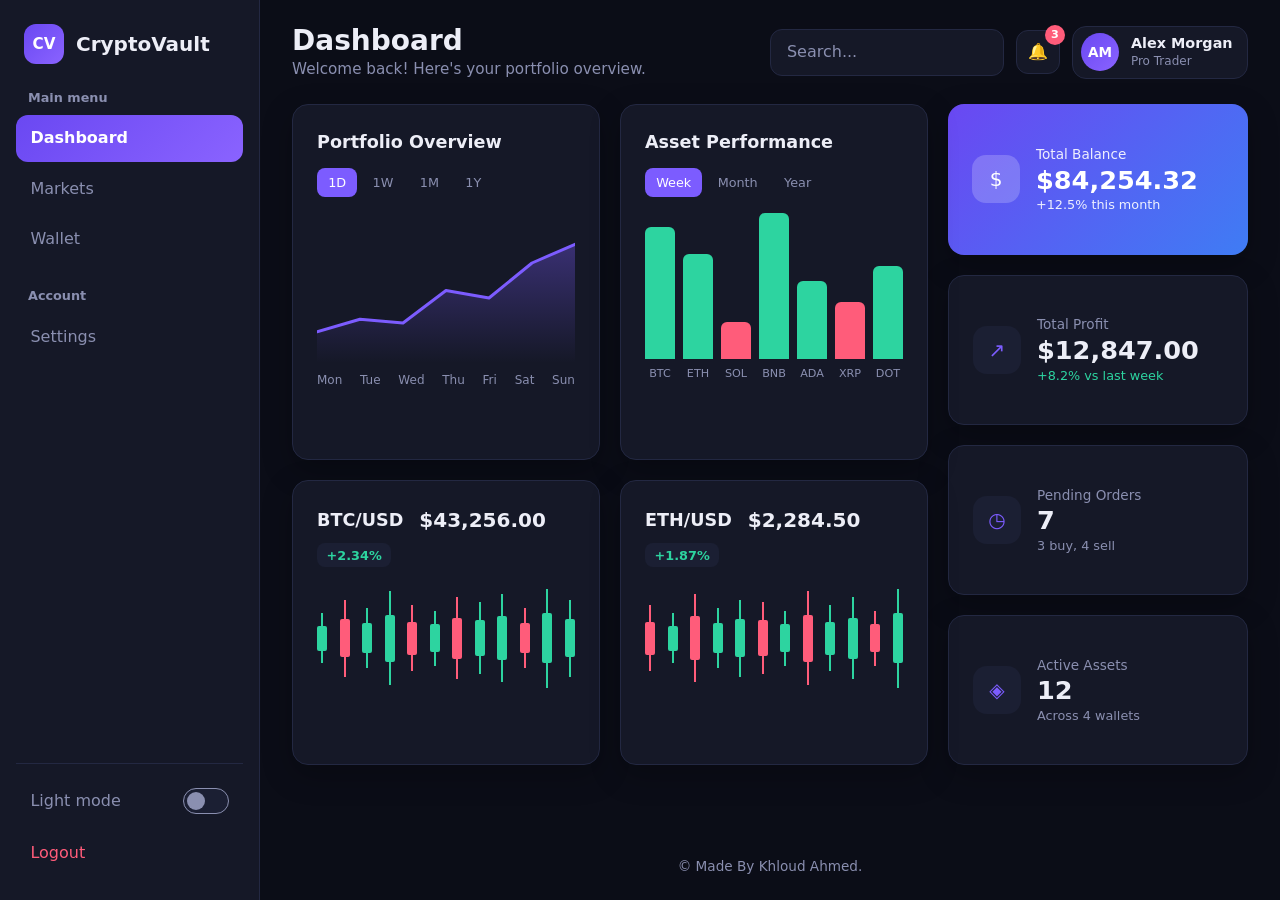
<file: index.html>
<!DOCTYPE html>
<html lang="en">

<head>
    <meta charset="UTF-8">
    <meta name="viewport" content="width=device-width, initial-scale=1">
    <title>Dashboard | CryptoVault</title>
    <link rel="stylesheet" href="style.css">
</head>

<body>
    <div class="app">

        <!-- leftsidebar -->
        <aside class="sidebar">
            <a class="brand" href="index.html" aria-label="CryptoVault home">
                <span class="brand-mark" aria-hidden="true">CV</span>
                CryptoVault
            </a>

            <nav class="nav-group" aria-label="Main menu">
                <p class="nav-label">Main menu</p>
                <a class="nav-link" href="index.html" aria-current="page">Dashboard</a>
                <a class="nav-link" href="#">Markets</a>
                <a class="nav-link" href="#">Wallet</a>
            </nav>

            <nav class="nav-group" aria-label="Account">
                <p class="nav-label">Account</p>
                <a class="nav-link" href="settings.html">Settings</a>
            </nav>

            <div class="sidebar-footer">
                <div class="theme-switch">
                    <label for="theme-toggle">Light mode</label>
                    <input class="switch" type="checkbox" id="theme-toggle" role="switch">
                </div>
                <a class="nav-link logout" href="signin.html">
                    Logout</a>
            </div>
        </aside>

        <div class="content">

            <!-- nav -->
            <header class="topbar">
                <div>
                    <h1>Dashboard</h1>
                    <p>Welcome back! Here's your portfolio overview.</p>
                </div>

                <div class="topbar-tools">
                    <form class="search" role="search" action="#">
                        <label class="sr-only" for="search">Search</label>
                        <input type="search" id="search" name="q" placeholder="Search...">
                    </form>
                    <button class="icon-btn" type="button" aria-label="Notifications, 3 unread">
                        <span aria-hidden="true">🔔</span>
                        <span class="badge" aria-hidden="true">3</span>
                    </button>
                    <a class="user" href="settings.html">
                        <span class="avatar" aria-hidden="true">AM</span>
                        <span>
                            <span class="user-name">Alex Morgan</span>
                            <span class="user-role">Pro Trader</span>
                        </span>
                    </a>
                </div>
            </header>

            <main class="dashboard">

                <!-- statistics -->
                <section class="stats" aria-label="Account statistics">
                    <article class="card stat stat-hero">
                        <span class="stat-icon" aria-hidden="true">$</span>
                        <div>
                            <p class="stat-label">Total Balance</p>
                            <p class="stat-value">$84,254.32</p>
                            <p class="stat-note">+12.5% this month</p>
                        </div>
                    </article>

                    <article class="card stat">
                        <span class="stat-icon" aria-hidden="true">↗</span>
                        <div>
                            <p class="stat-label">Total Profit</p>
                            <p class="stat-value">$12,847.00</p>
                            <p class="stat-note up">+8.2% vs last week</p>
                        </div>
                    </article>

                    <article class="card stat">
                        <span class="stat-icon" aria-hidden="true">◷</span>
                        <div>
                            <p class="stat-label">Pending Orders</p>
                            <p class="stat-value">7</p>
                            <p class="stat-note">3 buy, 4 sell</p>
                        </div>
                    </article>

                    <article class="card stat">
                        <span class="stat-icon" aria-hidden="true">◈</span>
                        <div>
                            <p class="stat-label">Active Assets</p>
                            <p class="stat-value">12</p>
                            <p class="stat-note">Across 4 wallets</p>
                        </div>
                    </article>
                </section>

                <!-- portfolio overview -->
                <section class="card card-portfolio">
                    <div class="card-head">
                        <h2>Portfolio Overview</h2>
                        <div class="range" role="group" aria-label="Time range">
                            <button type="button" aria-pressed="true">1D</button>
                            <button type="button" aria-pressed="false">1W</button>
                            <button type="button" aria-pressed="false">1M</button>
                            <button type="button" aria-pressed="false">1Y</button>
                        </div>
                    </div>
                    <svg class="line-chart" viewBox="0 0 300 120" preserveAspectRatio="none" role="img"
                        aria-label="Portfolio value rising from Monday to Sunday">
                        <defs>
                            <linearGradient id="area" x1="0" y1="0" x2="0" y2="1">
                                <stop offset="0" stop-color="currentColor" stop-opacity="0.35" />
                                <stop offset="1" stop-color="currentColor" stop-opacity="0" />
                            </linearGradient>
                        </defs>
                        <polygon points="0,95 50,85 100,88 150,62 200,68 250,40 300,25 300,120 0,120"
                            fill="url(#area)" />
                        <polyline points="0,95 50,85 100,88 150,62 200,68 250,40 300,25" fill="none"
                            stroke="currentColor" stroke-width="3" stroke-linejoin="round" stroke-linecap="round"
                            vector-effect="non-scaling-stroke" />
                    </svg>
                    <p class="days" aria-hidden="true">
                        <span>Mon</span><span>Tue</span><span>Wed</span><span>Thu</span><span>Fri</span><span>Sat</span><span>Sun</span>
                    </p>
                </section>

                <!-- asset performance -->
                <section class="card card-performance">
                    <div class="card-head">
                        <h2>Asset Performance</h2>
                        <div class="range" role="group" aria-label="Time range">
                            <button type="button" aria-pressed="true">Week</button>
                            <button type="button" aria-pressed="false">Month</button>
                            <button type="button" aria-pressed="false">Year</button>
                        </div>
                    </div>
                    <ul class="bars">
                        <li><span class="bar" style="--h:78%"></span>BTC</li>
                        <li><span class="bar" style="--h:62%"></span>ETH</li>
                        <li><span class="bar neg" style="--h:22%"></span>SOL</li>
                        <li><span class="bar" style="--h:92%"></span>BNB</li>
                        <li><span class="bar" style="--h:46%"></span>ADA</li>
                        <li><span class="bar neg" style="--h:34%"></span>XRP</li>
                        <li><span class="bar" style="--h:55%"></span>DOT</li>
                    </ul>
                </section>

                <!-- BTC/USD -->
                <section class="card card-btc">
                    <div class="coin-head">
                        <h2>BTC/USD</h2>
                        <p class="price">$43,256.00</p>
                        <p class="change">+2.34%</p>
                    </div>
                    <ul class="candles" aria-label="BTC price movement, trending up">
                        <li class="candle up" style="--h:45%"></li>
                        <li class="candle down" style="--h:70%"></li>
                        <li class="candle up" style="--h:55%"></li>
                        <li class="candle up" style="--h:85%"></li>
                        <li class="candle down" style="--h:60%"></li>
                        <li class="candle up" style="--h:50%"></li>
                        <li class="candle down" style="--h:75%"></li>
                        <li class="candle up" style="--h:65%"></li>
                        <li class="candle up" style="--h:80%"></li>
                        <li class="candle down" style="--h:55%"></li>
                        <li class="candle up" style="--h:90%"></li>
                        <li class="candle up" style="--h:70%"></li>
                    </ul>
                </section>

                <!-- ETH/USD -->
                <section class="card card-eth">
                    <div class="coin-head">
                        <h2>ETH/USD</h2>
                        <p class="price">$2,284.50</p>
                        <p class="change">+1.87%</p>
                    </div>
                    <ul class="candles" aria-label="ETH price movement, trending up">
                        <li class="candle down" style="--h:60%"></li>
                        <li class="candle up" style="--h:45%"></li>
                        <li class="candle down" style="--h:80%"></li>
                        <li class="candle up" style="--h:55%"></li>
                        <li class="candle up" style="--h:70%"></li>
                        <li class="candle down" style="--h:65%"></li>
                        <li class="candle up" style="--h:50%"></li>
                        <li class="candle down" style="--h:85%"></li>
                        <li class="candle up" style="--h:60%"></li>
                        <li class="candle up" style="--h:75%"></li>
                        <li class="candle down" style="--h:50%"></li>
                        <li class="candle up" style="--h:90%"></li>
                    </ul>
                </section>

                
            </main>

            <footer class="page-footer">
                <p>&copy; Made By Khloud Ahmed.</p>
            </footer>
        </div>
    </div>
</body>

</html>
</file>
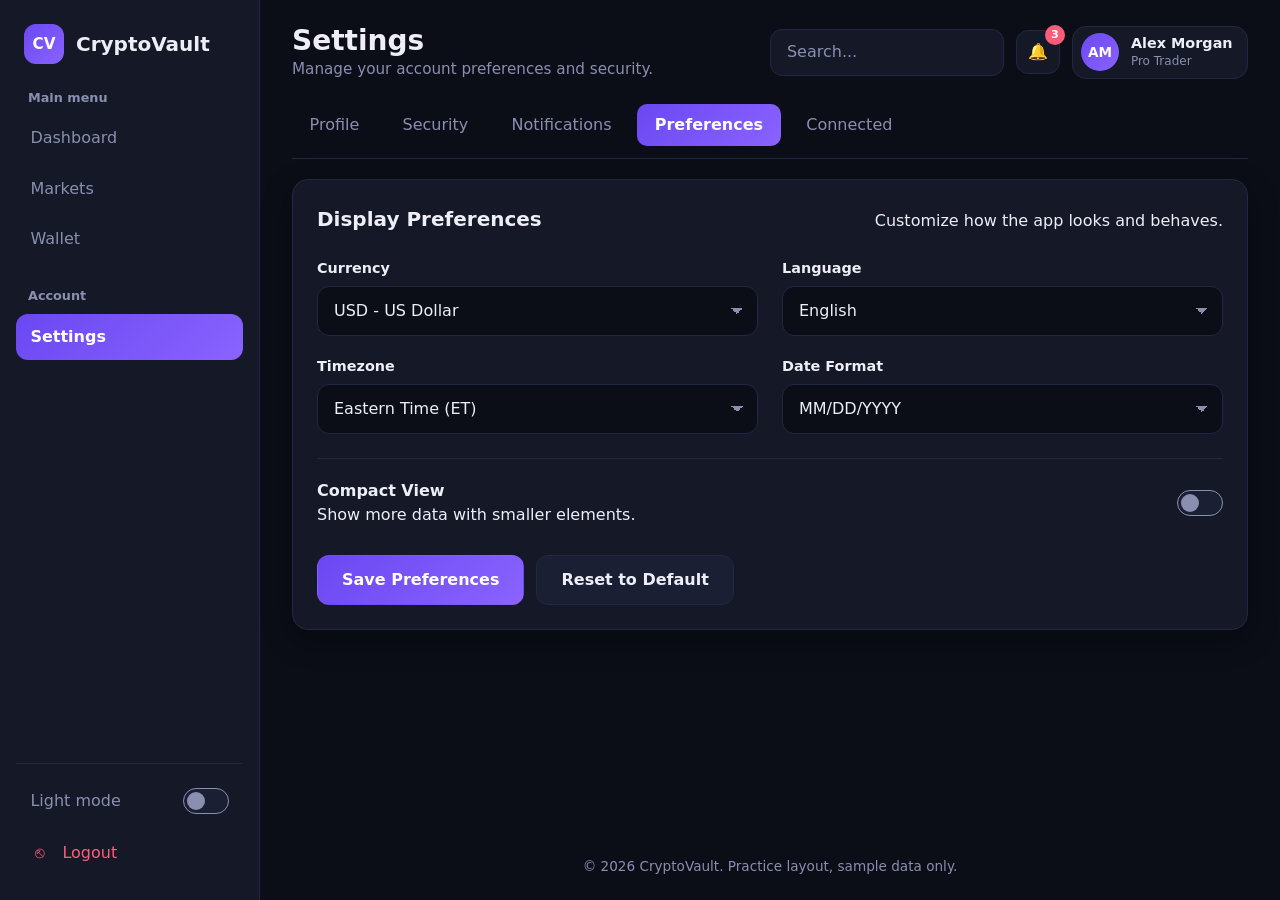
<file: settings.html>
<!DOCTYPE html>
<html lang="en">

<head>
    <meta charset="UTF-8">
    <meta name="viewport" content="width=device-width, initial-scale=1">
    <title>Settings | CryptoVault</title>
    <link rel="stylesheet" href="style.css">
</head>

<body>
    <div class="app">

        <!-- sidebar -->
        <aside class="sidebar">
            <a class="brand" href="index.html" aria-label="CryptoVault home">
                <span class="brand-mark" aria-hidden="true">CV</span>
                CryptoVault
            </a>

            <nav class="nav-group" aria-label="Main menu">
                <p class="nav-label">Main menu</p>
                <a class="nav-link" href="index.html">Dashboard</a>
                <a class="nav-link" href="#">Markets</a>
                <a class="nav-link" href="#">Wallet</a>
            </nav>

            <nav class="nav-group" aria-label="Account">
                <p class="nav-label">Account</p>
                <a class="nav-link" href="settings.html" aria-current="page">Settings</a>
            </nav>

            <div class="sidebar-footer">
                <div class="theme-switch">
                    <label for="theme-toggle">Light mode</label>
                    <input class="switch" type="checkbox" id="theme-toggle" role="switch">
                </div>
                <a class="nav-link logout" href="signin.html"><span class="nav-icon" aria-hidden="true">⎋</span>
                    Logout</a>
            </div>
        </aside>

        <div class="content">

            <!-- nav -->
            <header class="topbar">
                <div>
                    <h1>Settings</h1>
                    <p>Manage your account preferences and security.</p>
                </div>

                <div class="topbar-tools">
                    <form class="search" role="search" action="#">
                        <label class="sr-only" for="search">Search</label>
                        <input type="search" id="search" name="q" placeholder="Search...">
                    </form>
                    <button class="icon-btn" type="button" aria-label="Notifications, 3 unread">
                        <span aria-hidden="true">🔔</span>
                        <span class="badge" aria-hidden="true">3</span>
                    </button>
                    <a class="user" href="settings.html">
                        <span class="avatar" aria-hidden="true">AM</span>
                        <span>
                            <span class="user-name">Alex Morgan</span>
                            <span class="user-role">Pro Trader</span>
                        </span>
                    </a>
                </div>
            </header>

            <main>
                <!-- settings tabs -->
                <nav aria-label="Settings sections">
                    <ul class="tabs">
                        <li><a class="tab" href="#">Profile</a></li>
                        <li><a class="tab" href="#">Security</a></li>
                        <li><a class="tab" href="#">Notifications</a></li>
                        <li><a class="tab" href="settings.html" aria-current="page">Preferences</a></li>
                        <li><a class="tab" href="#">Connected</a></li>
                    </ul>
                </nav>

                <section class="card settings-card">
                    <div class="settings-head">
                        <h2>Display Preferences</h2>
                        <p class="muted">Customize how the app looks and behaves.</p>
                    </div>

                    <form action="#" method="get">
                        <div class="form-grid">
                            <div class="field">
                                <label for="currency">Currency</label>
                                <select id="currency" name="currency">
                                    <option value="usd" selected>USD - US Dollar</option>
                                    <option value="eur">EUR - Euro</option>
                                    <option value="gbp">GBP - British Pound</option>
                                    <option value="egp">EGP - Egyptian Pound</option>
                                </select>
                            </div>

                            <div class="field">
                                <label for="language">Language</label>
                                <select id="language" name="language">
                                    <option value="en" selected>English</option>
                                    <option value="ar">Arabic</option>
                                    <option value="fr">French</option>
                                    <option value="de">German</option>
                                </select>
                            </div>

                            <div class="field">
                                <label for="timezone">Timezone</label>
                                <select id="timezone" name="timezone">
                                    <option value="et" selected>Eastern Time (ET)</option>
                                    <option value="pt">Pacific Time (PT)</option>
                                    <option value="gmt">Greenwich Mean Time (GMT)</option>
                                    <option value="eet">Eastern European Time (EET)</option>
                                </select>
                            </div>

                            <div class="field">
                                <label for="date-format">Date Format</label>
                                <select id="date-format" name="date_format">
                                    <option value="mdy" selected>MM/DD/YYYY</option>
                                    <option value="dmy">DD/MM/YYYY</option>
                                    <option value="ymd">YYYY-MM-DD</option>
                                </select>
                            </div>
                        </div>

                        <div class="setting-row">
                            <div>
                                <label for="compact">Compact View</label>
                                <p class="muted" id="compact-desc">Show more data with smaller elements.</p>
                            </div>
                            <input class="switch" type="checkbox" id="compact" name="compact" role="switch"
                                aria-describedby="compact-desc">
                        </div>

                        <div class="actions">
                            <button class="btn" type="submit">Save Preferences</button>
                            <button class="btn btn-ghost" type="reset">Reset to Default</button>
                        </div>
                    </form>
                </section>
            </main>

            <footer class="page-footer">
                <p>&copy; 2026 CryptoVault. Practice layout, sample data only.</p>
            </footer>
        </div>
    </div>
</body>

</html>
</file>
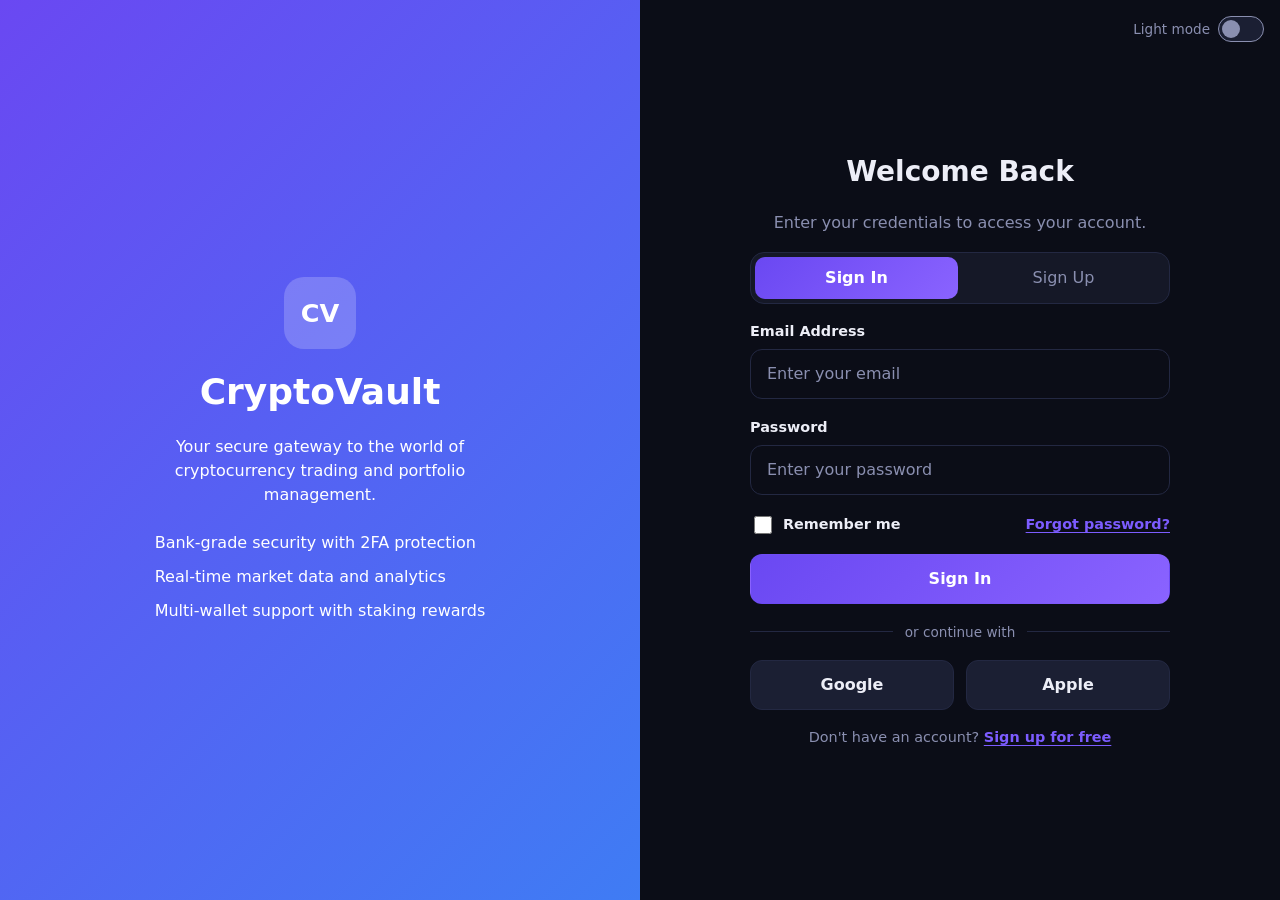
<file: signin.html>
<!DOCTYPE html>
<html lang="en">

<head>
    <meta charset="UTF-8">
    <meta name="viewport" content="width=device-width, initial-scale=1">
    <title>Sign In | CryptoVault</title>
    <link rel="stylesheet" href="style.css">
</head>

<body>
    <div class="auth">

        <header class="auth-brand">
            <span class="brand-mark" aria-hidden="true">CV</span>
            <h1>CryptoVault</h1>
            <p>Your secure gateway to the world of cryptocurrency trading and portfolio management.</p>
            <ul class="auth-points">
                <li>Bank-grade security with 2FA protection</li>
                <li>Real-time market data and analytics</li>
                <li>Multi-wallet support with staking rewards</li>
            </ul>
        </header>

        <main class="auth-main">
            <div class="theme-corner">
                <label for="theme-toggle">Light mode</label>
                <input class="switch" type="checkbox" id="theme-toggle" role="switch">
            </div>

            <form class="auth-form" action="index.html" method="get">
                <h2>Welcome Back</h2>
                <p>Enter your credentials to access your account.</p>

                <nav aria-label="Account forms">
                    <ul class="auth-tabs">
                        <li><a class="tab" href="signin.html" aria-current="page">Sign In</a></li>
                        <li><a class="tab" href="signup.html">Sign Up</a></li>
                    </ul>
                </nav>

                <div class="field">
                    <label for="email">Email Address</label>
                    <input type="email" id="email" name="email" placeholder="Enter your email" autocomplete="email"
                        required>
                </div>

                <div class="field">
                    <label for="password">Password</label>
                    <input type="password" id="password" name="password" placeholder="Enter your password" minlength="8"
                        autocomplete="current-password" required>
                </div>

                <div class="row-between">
                    <label class="check" for="remember">
                        <input type="checkbox" id="remember" name="remember">
                        Remember me
                    </label>
                    <a class="text-link" href="#">Forgot password?</a>
                </div>

                <button class="btn" type="submit">Sign In</button>

                <p class="divider">or continue with</p>

                <div class="social">
                    <button class="btn btn-ghost" type="button">Google</button>
                    <button class="btn btn-ghost" type="button">Apple</button>
                </div>

                <p class="auth-switch">Don't have an account? <a class="text-link" href="signup.html">Sign up for
                        free</a></p>
            </form>
        </main>
    </div>
</body>

</html>
</file>
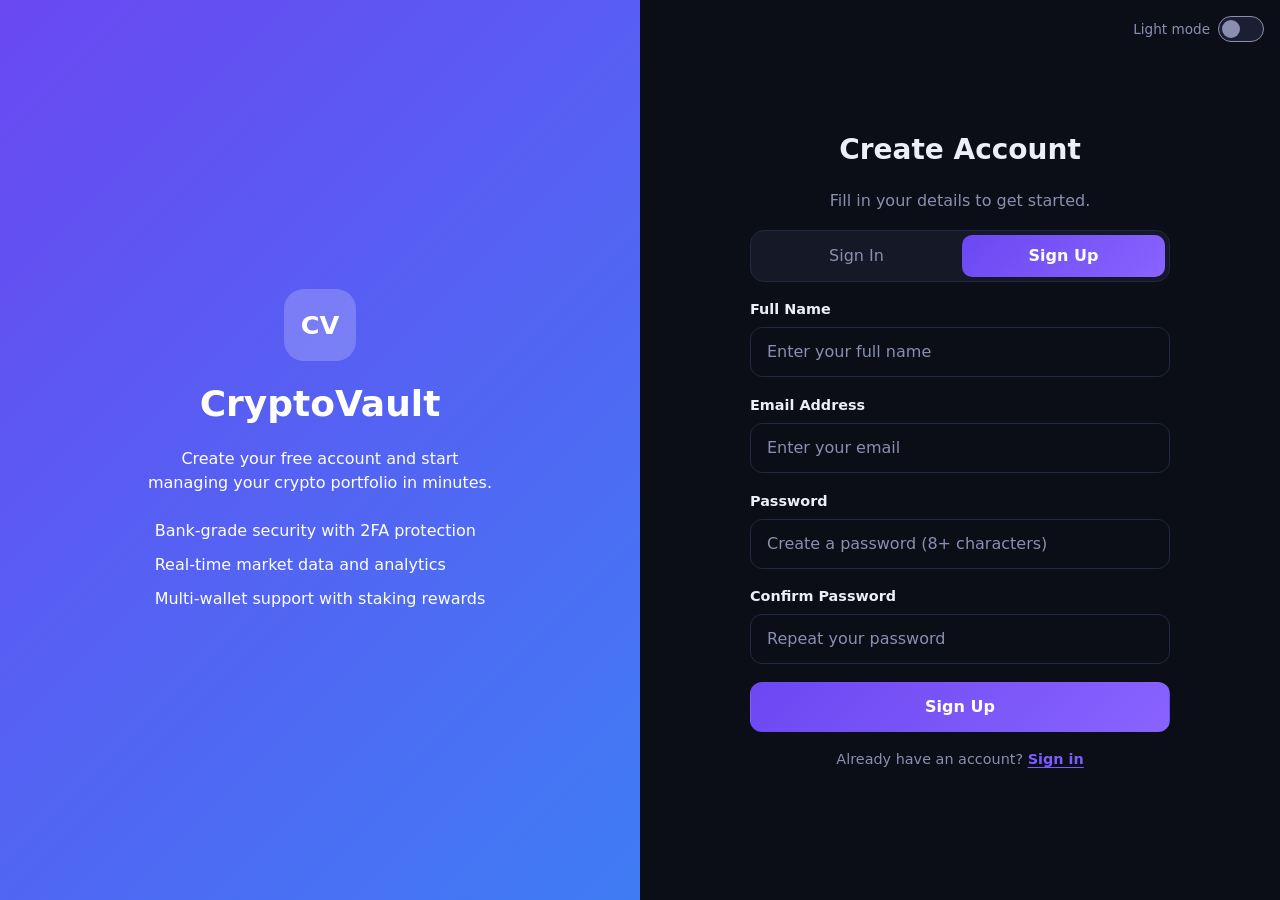
<file: signup.html>
<!DOCTYPE html>
<html lang="en">

<head>
    <meta charset="UTF-8">
    <meta name="viewport" content="width=device-width, initial-scale=1">
    <title>Sign Up | CryptoVault</title>
    <link rel="stylesheet" href="style.css">
</head>

<body>
    <div class="auth">

        <header class="auth-brand">
            <span class="brand-mark" aria-hidden="true">CV</span>
            <h1>CryptoVault</h1>
            <p>Create your free account and start managing your crypto portfolio in minutes.</p>
            <ul class="auth-points">
                <li>Bank-grade security with 2FA protection</li>
                <li>Real-time market data and analytics</li>
                <li>Multi-wallet support with staking rewards</li>
            </ul>
        </header>

        <main class="auth-main">
            <div class="theme-corner">
                <label for="theme-toggle">Light mode</label>
                <input class="switch" type="checkbox" id="theme-toggle" role="switch">
            </div>

            <form class="auth-form" action="index.html" method="get">
                <h2>Create Account</h2>
                <p>Fill in your details to get started.</p>

                <nav aria-label="Account forms">
                    <ul class="auth-tabs">
                        <li><a class="tab" href="signin.html">Sign In</a></li>
                        <li><a class="tab" href="signup.html" aria-current="page">Sign Up</a></li>
                    </ul>
                </nav>

                <div class="field">
                    <label for="full-name">Full Name</label>
                    <input type="text" id="full-name" name="full_name" placeholder="Enter your full name"
                        autocomplete="name" minlength="3" required>
                </div>

                <div class="field">
                    <label for="email">Email Address</label>
                    <input type="email" id="email" name="email" placeholder="Enter your email" autocomplete="email"
                        required>
                </div>

                <div class="field">
                    <label for="password">Password</label>
                    <input type="password" id="password" name="password" placeholder="Create a password (8+ characters)"
                        minlength="8" autocomplete="new-password" required>
                </div>

                <div class="field">
                    <label for="confirm-password">Confirm Password</label>
                    <input type="password" id="confirm-password" name="confirm_password"
                        placeholder="Repeat your password" minlength="8" autocomplete="new-password" required>
                </div>

                <button class="btn" type="submit">Sign Up</button>

                <p class="auth-switch">Already have an account? <a class="text-link" href="signin.html">Sign in</a></p>
            </form>
        </main>
    </div>
</body>

</html>
</file>
<file: style.css>
/* ---------- global ---------- */

/* dark theme is default */
:root {
    --bg: #0b0d17;
    --surface: #151827;
    --surface-2: #1b1f33;
    --border: #232842;
    --text: #edeef7;
    --muted: #8a8fb0;
    --accent: #7c5cff;
    --cyan: #4fd1ff;
    --positive: #2dd4a0;
    --negative: #ff5c7a;
    --warning: #ffb547;
    --focus: #4fd1ff;

    --grad-btn: linear-gradient(135deg, #6a48f2, #8a63ff);
    --grad-hero: linear-gradient(135deg, #6a48f2, #3f7cf4);

    --radius: 16px;
    --space: 1.5rem;
    --gap: 1.25rem;
    --sidebar-w: 260px;
    --shadow: 0 10px 30px rgba(0, 0, 0, 0.25);
}

/* light theme */
body:has(#theme-toggle:checked) {
    --bg: #f4f5fb;
    --surface: #ffffff;
    --surface-2: #eef0fa;
    --border: #e3e6f3;
    --text: #14172b;
    --muted: #6b7194;
    --accent: #6a48f2;
    --cyan: #0b8fc4;
    --positive: #12a97c;
    --negative: #e0405f;
    --warning: #d98a0b;
    --focus: #6a48f2;
    --shadow: 0 10px 30px rgba(40, 45, 90, 0.08);
}

/* compact view toggle on the settings page */
body:has(#compact:checked) {
    --space: 1rem;
    --gap: 0.75rem;
    --radius: 10px;
}

/* ---------- ---------- */

*,
*::before,
*::after {
    box-sizing: border-box;
}

body {
    margin: 0;
    min-height: 100vh;
    background: var(--bg);
    color: var(--text);
    font-family: "Segoe UI", system-ui, -apple-system, Roboto, Arial, sans-serif;
    line-height: 1.5;
    transition: background 0.2s, color 0.2s;
}

h1,
h2,
p,
ul {
    margin: 0;
}

ul {
    padding: 0;
    list-style: none;
}

a {
    color: inherit;
    text-decoration: none;
}

button,
input,
select {
    font: inherit;
    color: inherit;
}

button {
    cursor: pointer;
}


/* ---------- accessibility helpers ---------- */

/* visible keyboard focus on everything interactive */
a:focus-visible,
button:focus-visible,
input:focus-visible,
select:focus-visible {
    outline: 3px solid var(--focus);
    outline-offset: 2px;
}

.sr-only {
    position: absolute;
    width: 1px;
    height: 1px;
    margin: -1px;
    padding: 0;
    overflow: hidden;
    clip: rect(0 0 0 0);
    white-space: nowrap;
    border: 0;
}

@media (prefers-reduced-motion: reduce) {
    * {
        transition: none !important;
    }
}


/* ---------- app layout ---------- */

.app {
    display: grid;
    grid-template-columns: var(--sidebar-w) minmax(0, 1fr);
    min-height: 100vh;
}

.content {
    display: grid;
    grid-template-rows: auto 1fr auto;
    gap: var(--space);
    padding: var(--space) 2rem;
    min-width: 0;
}


/* ---------- sidebar ---------- */

.sidebar {
    position: sticky;
    top: 0;
    height: 100vh;
    display: flex;
    flex-direction: column;
    gap: 1.5rem;
    padding: 1.5rem 1rem;
    background: var(--surface);
    border-right: 1px solid var(--border);
    overflow-y: auto;
}

.brand {
    display: flex;
    align-items: center;
    gap: 0.75rem;
    padding: 0 0.5rem;
    font-size: 1.25rem;
    font-weight: 700;
}

.brand-mark {
    display: grid;
    place-items: center;
    width: 40px;
    height: 40px;
    border-radius: 12px;
    background: var(--grad-btn);
    color: #fff;
    font-size: 0.95rem;
    font-weight: 800;
}

.nav-group {
    display: grid;
    gap: 0.25rem;
}

.nav-label {
    padding: 0 0.75rem 0.25rem;
    color: var(--muted);
    font-size: 0.8rem;
    font-weight: 600;
}

.nav-link {
    display: flex;
    align-items: center;
    gap: 0.75rem;
    padding: 0.7rem 0.9rem;
    border-radius: 12px;
    color: var(--muted);
    font-weight: 500;
    transition: background 0.2s, color 0.2s;
}

.nav-link:hover {
    background: var(--surface-2);
    color: var(--text);
}

.nav-link[aria-current="page"] {
    background: var(--grad-btn);
    color: #fff;
    font-weight: 600;
}

.nav-icon {
    width: 1.25rem;
    text-align: center;
}

.sidebar-footer {
    display: grid;
    gap: 0.5rem;
    margin-top: auto;
    padding-top: 1rem;
    border-top: 1px solid var(--border);
}

.theme-switch {
    display: flex;
    justify-content: space-between;
    align-items: center;
    gap: 0.75rem;
    padding: 0.5rem 0.9rem;
    color: var(--muted);
}

.logout {
    color: var(--negative);
}

.logout:hover {
    background: var(--surface-2);
    color: var(--negative);
}


/* ---------- nav ---------- */

.topbar {
    display: grid;
    grid-template-columns: 1fr auto;
    align-items: center;
    gap: 1rem;
}

.topbar h1 {
    font-size: 1.75rem;
    line-height: 1.2;
}

.topbar p {
    color: var(--muted);
    font-size: 0.95rem;
}

.topbar-tools {
    display: flex;
    align-items: center;
    gap: 0.75rem;
}

.search {
    flex: 1 1 auto;
}

.search input {
    width: 100%;
    min-width: 0;
    padding: 0.65rem 1rem;
    border: 1px solid var(--border);
    border-radius: 12px;
    background: var(--surface);
}

.search input::placeholder {
    color: var(--muted);
}

.icon-btn {
    position: relative;
    display: grid;
    place-items: center;
    width: 44px;
    height: 44px;
    border: 1px solid var(--border);
    border-radius: 12px;
    background: var(--surface);
    transition: background 0.2s, border-color 0.2s;
}

.icon-btn:hover {
    background: var(--surface-2);
    border-color: var(--accent);
}

.badge {
    position: absolute;
    top: -6px;
    right: -6px;
    display: grid;
    place-items: center;
    width: 20px;
    height: 20px;
    border-radius: 50%;
    background: var(--negative);
    color: #fff;
    font-size: 0.7rem;
    font-weight: 700;
}

.user {
    display: flex;
    align-items: center;
    gap: 0.75rem;
    padding: 0.4rem 0.9rem 0.4rem 0.5rem;
    border: 1px solid var(--border);
    border-radius: 14px;
    background: var(--surface);
    white-space: nowrap;
}

.avatar {
    display: grid;
    place-items: center;
    width: 38px;
    height: 38px;
    border-radius: 50%;
    background: var(--grad-btn);
    color: #fff;
    font-size: 0.85rem;
    font-weight: 700;
}

.user-name {
    display: block;
    font-size: 0.9rem;
    font-weight: 600;
    line-height: 1.2;
}

.user-role {
    display: block;
    color: var(--muted);
    font-size: 0.75rem;
}

.page-footer {
    color: var(--muted);
    font-size: 0.85rem;
    text-align: center;
}


/* ---------- cards & dashboard grid ---------- */

.card {
    min-width: 0;
    padding: var(--space);
    border: 1px solid var(--border);
    border-radius: var(--radius);
    background: var(--surface);
    box-shadow: var(--shadow);
}

.card-head {
    display: flex;
    flex-wrap: wrap;
    justify-content: space-between;
    align-items: center;
    gap: 0.75rem;
    margin-bottom: 1rem;
}

.card-head h2 {
    font-size: 1.1rem;
}

/* Main dashboard structure: named grid areas */
.dashboard {
    display: grid;
    grid-template-columns: minmax(0, 1fr) minmax(0, 1fr) 300px;
    grid-template-areas:
        "portfolio performance stats"
        "btc       eth         stats"
        "allocation health     risk";
    gap: var(--gap);
}

.card-portfolio {
    grid-area: portfolio;
}

.card-performance {
    grid-area: performance;
}

.card-btc {
    grid-area: btc;
}

.card-eth {
    grid-area: eth;
}

.card-allocation {
    grid-area: allocation;
}

.card-health {
    grid-area: health;
}

.card-risk {
    grid-area: risk;
}

.stats {
    grid-area: stats;
    display: grid;
    grid-template-columns: minmax(0, 1fr);
    grid-auto-rows: 1fr;
    gap: var(--gap);
}

/* Statistic cards */
.stat {
    display: flex;
    align-items: center;
    gap: 1rem;
}

.stat-icon {
    display: grid;
    place-items: center;
    flex: none;
    width: 48px;
    height: 48px;
    border-radius: 14px;
    background: var(--surface-2);
    color: var(--accent);
    font-size: 1.25rem;
}

.stat-label {
    color: var(--muted);
    font-size: 0.85rem;
}

.stat-value {
    font-size: 1.6rem;
    font-weight: 700;
    line-height: 1.2;
}

.stat-note {
    color: var(--muted);
    font-size: 0.8rem;
}

.stat-note.up {
    color: var(--positive);
}

/* The Total Balance card is the one highlighted card */
.stat-hero {
    border: 0;
    background: var(--grad-hero);
    color: #fff;
}

.stat-hero .stat-icon {
    background: rgba(255, 255, 255, 0.2);
    color: #fff;
}

.stat-hero .stat-label,
.stat-hero .stat-note {
    color: rgba(255, 255, 255, 0.9);
}


/* ---------- 8. Dashboard widgets ---------- */

/* Range buttons (1D / 1W ...) */
.range {
    display: flex;
    gap: 0.25rem;
}

.range button {
    padding: 0.3rem 0.7rem;
    border: 0;
    border-radius: 8px;
    background: transparent;
    color: var(--muted);
    font-size: 0.8rem;
    transition: background 0.2s, color 0.2s;
}

.range button:hover {
    background: var(--surface-2);
    color: var(--text);
}

.range button[aria-pressed="true"] {
    background: var(--accent);
    color: #fff;
}

/* Area chart (inline SVG) */
.line-chart {
    display: block;
    width: 100%;
    height: 150px;
    color: var(--accent);
}

.days {
    display: flex;
    justify-content: space-between;
    margin-top: 0.5rem;
    color: var(--muted);
    font-size: 0.75rem;
}

/* Bar chart */
.bars {
    display: flex;
    align-items: flex-end;
    justify-content: space-between;
    gap: 0.5rem;
    height: 170px;
}

.bars li {
    display: flex;
    flex: 1;
    flex-direction: column;
    justify-content: flex-end;
    align-items: center;
    gap: 0.4rem;
    height: 100%;
    color: var(--muted);
    font-size: 0.7rem;
}

.bar {
    width: 100%;
    max-width: 34px;
    height: var(--h);
    border-radius: 6px 6px 0 0;
    background: var(--positive);
}

.bar.neg {
    background: var(--negative);
}

/* Coin cards */
.coin-head {
    display: flex;
    flex-wrap: wrap;
    align-items: center;
    gap: 0.5rem 1rem;
    margin-bottom: 1rem;
}

.coin-head h2 {
    font-size: 1.1rem;
}

.price {
    font-size: 1.25rem;
    font-weight: 700;
}

.change {
    padding: 0.15rem 0.6rem;
    border-radius: 8px;
    background: var(--surface-2);
    color: var(--positive);
    font-size: 0.8rem;
    font-weight: 600;
}

/* Candles: one list item = wick, ::after = body */
.candles {
    display: flex;
    align-items: center;
    justify-content: space-between;
    height: 110px;
}

.candle {
    position: relative;
    width: 10px;
    height: var(--h);
}

.candle::before {
    content: "";
    position: absolute;
    top: 0;
    bottom: 0;
    left: 50%;
    width: 2px;
    background: currentColor;
    transform: translateX(-50%);
}

.candle::after {
    content: "";
    position: absolute;
    top: 25%;
    bottom: 25%;
    left: 0;
    right: 0;
    border-radius: 2px;
    background: currentColor;
}

.candle.up {
    color: var(--positive);
}

.candle.down {
    color: var(--negative);
}


/* ---------- settings page ---------- */

.tabs {
    display: flex;
    flex-wrap: wrap;
    gap: 0.5rem;
    padding-bottom: 0.75rem;
    border-bottom: 1px solid var(--border);
}

.tab {
    display: block;
    padding: 0.55rem 1.1rem;
    border-radius: 10px;
    color: var(--muted);
    font-weight: 500;
    transition: background 0.2s, color 0.2s;
}

.tab:hover {
    background: var(--surface-2);
    color: var(--text);
}

.tab[aria-current="page"] {
    background: var(--grad-btn);
    color: #fff;
    font-weight: 600;
}

.settings-card {
    margin-top: var(--gap);
}

.settings-head {
    display: flex;
    flex-wrap: wrap;
    justify-content: space-between;
    align-items: baseline;
    gap: 0.5rem;
    margin-bottom: 1.5rem;
}

.settings-head h2 {
    font-size: 1.25rem;
}

.form-grid {
    display: grid;
    grid-template-columns: repeat(2, minmax(0, 1fr));
    gap: 1.25rem 1.5rem;
}

.field {
    display: grid;
    gap: 0.4rem;
}

.field label {
    font-size: 0.9rem;
    font-weight: 600;
}

select,
.auth-form input:not([type="checkbox"]) {
    width: 100%;
    padding: 0.75rem 1rem;
    border: 1px solid var(--border);
    border-radius: 12px;
    background-color: var(--bg);
}

select {
    appearance: none;
    padding-right: 2.5rem;
    background-image:
        linear-gradient(45deg, transparent 50%, var(--muted) 50%),
        linear-gradient(135deg, var(--muted) 50%, transparent 50%);
    background-position: calc(100% - 20px) 50%, calc(100% - 14px) 50%;
    background-size: 6px 6px;
    background-repeat: no-repeat;
    cursor: pointer;
}

select:hover,
.auth-form input:hover {
    border-color: var(--accent);
}

option {
    background: var(--surface);
    color: var(--text);
}

.setting-row {
    display: flex;
    justify-content: space-between;
    align-items: center;
    gap: 1rem;
    margin-top: 1.5rem;
    padding-top: 1.25rem;
    border-top: 1px solid var(--border);
}

.setting-row label {
    font-weight: 600;
}

/* Toggle switch built from a native checkbox */
.switch {
    appearance: none;
    flex: none;
    position: relative;
    width: 46px;
    height: 26px;
    margin: 0;
    border: 1px solid var(--muted);
    border-radius: 999px;
    background: var(--surface-2);
    cursor: pointer;
    transition: background 0.2s;
}

.switch::before {
    content: "";
    position: absolute;
    top: 3px;
    left: 3px;
    width: 18px;
    height: 18px;
    border-radius: 50%;
    background: var(--muted);
    transition: transform 0.2s, background 0.2s;
}

.switch:checked {
    border-color: transparent;
    background: var(--accent);
}

.switch:checked::before {
    background: #fff;
    transform: translateX(20px);
}

.switch:hover {
    border-color: var(--accent);
}

.actions {
    display: flex;
    flex-wrap: wrap;
    gap: 0.75rem;
    margin-top: 1.75rem;
}

.btn {
    display: inline-flex;
    justify-content: center;
    align-items: center;
    gap: 0.5rem;
    padding: 0.75rem 1.5rem;
    border: 1px solid transparent;
    border-radius: 12px;
    background: var(--grad-btn);
    color: #fff;
    font-weight: 600;
    transition: transform 0.15s, filter 0.2s, background 0.2s;
}

.btn:hover {
    filter: brightness(1.1);
    transform: translateY(-1px);
}

.btn-ghost {
    border-color: var(--border);
    background: var(--surface-2);
    color: var(--text);
}

.btn-ghost:hover {
    border-color: var(--accent);
    filter: none;
}


/* ---------- login/up pages ---------- */

.auth {
    display: grid;
    grid-template-columns: repeat(2, minmax(0, 1fr));
    min-height: 100vh;
}

.auth-brand {
    display: grid;
    place-content: center;
    justify-items: center;
    gap: 1rem;
    padding: 2rem;
    background: var(--grad-hero);
    color: #fff;
    text-align: center;
}

.auth-brand .brand-mark {
    width: 72px;
    height: 72px;
    border-radius: 20px;
    background: rgba(255, 255, 255, 0.2);
    font-size: 1.6rem;
}

.auth-brand h1 {
    font-size: 2.25rem;
}

.auth-brand p {
    max-width: 34ch;
}

.auth-points {
    display: grid;
    gap: 0.6rem;
    margin-top: 0.5rem;
    text-align: left;
}

.auth-main {
    display: grid;
    place-items: center;
    position: relative;
    padding: 2rem 1.25rem;
}

.theme-corner {
    position: absolute;
    top: 1rem;
    right: 1rem;
    display: flex;
    align-items: center;
    gap: 0.5rem;
    color: var(--muted);
    font-size: 0.85rem;
}

.auth-form {
    display: grid;
    gap: 1.1rem;
    width: 100%;
    max-width: 420px;
}

.auth-form h2 {
    font-size: 1.75rem;
    text-align: center;
}

.auth-form>p {
    color: var(--muted);
    text-align: center;
}

.auth-tabs {
    display: grid;
    grid-template-columns: 1fr 1fr;
    gap: 0.25rem;
    padding: 0.25rem;
    border: 1px solid var(--border);
    border-radius: 14px;
    background: var(--surface);
}

.auth-tabs .tab {
    text-align: center;
}

.auth-form .field {
    gap: 0.4rem;
}

.auth-form label {
    font-size: 0.9rem;
    font-weight: 600;
}

.auth-form input::placeholder {
    color: var(--muted);
}

.auth-form input:invalid:not(:placeholder-shown) {
    border-color: var(--negative);
}

.row-between {
    display: flex;
    flex-wrap: wrap;
    justify-content: space-between;
    align-items: center;
    gap: 0.5rem;
    font-size: 0.9rem;
}

.check {
    display: flex;
    align-items: center;
    gap: 0.5rem;
}

.check input {
    width: 18px;
    height: 18px;
    accent-color: var(--accent);
}

.text-link {
    color: var(--accent);
    font-weight: 600;
    text-decoration: underline;
    text-underline-offset: 3px;
}

.text-link:hover {
    color: var(--cyan);
}

.divider {
    display: grid;
    grid-template-columns: 1fr auto 1fr;
    align-items: center;
    gap: 0.75rem;
    color: var(--muted);
    font-size: 0.85rem;
}

.divider::before,
.divider::after {
    content: "";
    height: 1px;
    background: var(--border);
}

.social {
    display: grid;
    grid-template-columns: 1fr 1fr;
    gap: 0.75rem;
}

.auth-switch {
    color: var(--muted);
    font-size: 0.9rem;
    text-align: center;
}


/* ---------- Responsive ---------- */

/* Laptop / small desktop: stats move on top as a row */
@media (max-width: 1200px) {
    .dashboard {
        grid-template-columns: repeat(2, minmax(0, 1fr));
        grid-template-areas:
            "stats      stats"
            "portfolio  performance"
            "btc        eth"
            "allocation health"
            "risk       risk";
    }

    .stats {
        grid-template-columns: repeat(auto-fit, minmax(220px, 1fr));
        grid-auto-rows: auto;
    }
}

/* Tablet: sidebar becomes a top navigation bar */
@media (max-width: 900px) {
    .app {
        grid-template-columns: minmax(0, 1fr);
    }

    .sidebar {
        position: static;
        height: auto;
        flex-direction: row;
        flex-wrap: wrap;
        align-items: center;
        gap: 0.75rem 1.5rem;
        padding: 1rem 1.25rem;
        border-right: 0;
        border-bottom: 1px solid var(--border);
    }

    .nav-group {
        display: flex;
        flex-wrap: wrap;
        gap: 0.25rem;
    }

    .nav-label {
        display: none;
    }

    .sidebar-footer {
        display: flex;
        flex-wrap: wrap;
        align-items: center;
        margin: 0 0 0 auto;
        padding: 0;
        border-top: 0;
    }

    .content {
        padding: var(--space) 1.25rem;
    }

    .topbar {
        grid-template-columns: minmax(0, 1fr);
    }

    .auth {
        grid-template-columns: minmax(0, 1fr);
    }

    .auth-brand {
        min-height: 0;
        padding: 2rem 1.25rem;
    }

    .auth-points {
        display: none;
    }
}

/* Mobile: everything in one column */
@media (max-width: 600px) {
    .dashboard {
        grid-template-columns: minmax(0, 1fr);
        grid-template-areas:
            "stats"
            "portfolio"
            "performance"
            "btc"
            "eth"
            "allocation"
            "health"
            "risk";
    }

    .stats {
        grid-template-columns: repeat(2, minmax(0, 1fr));
    }

    .stat {
        flex-direction: column;
        align-items: flex-start;
    }

    .stat-value {
        font-size: 1.35rem;
    }

    .topbar-tools {
        flex-wrap: wrap;
    }

    .search {
        flex-basis: 100%;
        order: 3;
    }

    .user {
        margin-left: auto;
    }

    .form-grid {
        grid-template-columns: minmax(0, 1fr);
    }

    .actions .btn {
        flex: 1 1 100%;
    }

    .sidebar-footer {
        margin-left: 0;
    }

    .social {
        grid-template-columns: minmax(0, 1fr);
    }
}

/* Very small phones: stats stack too */
@media (max-width: 380px) {
    .stats {
        grid-template-columns: minmax(0, 1fr);
    }

    .stat {
        flex-direction: row;
        align-items: center;
    }
}
</file>
